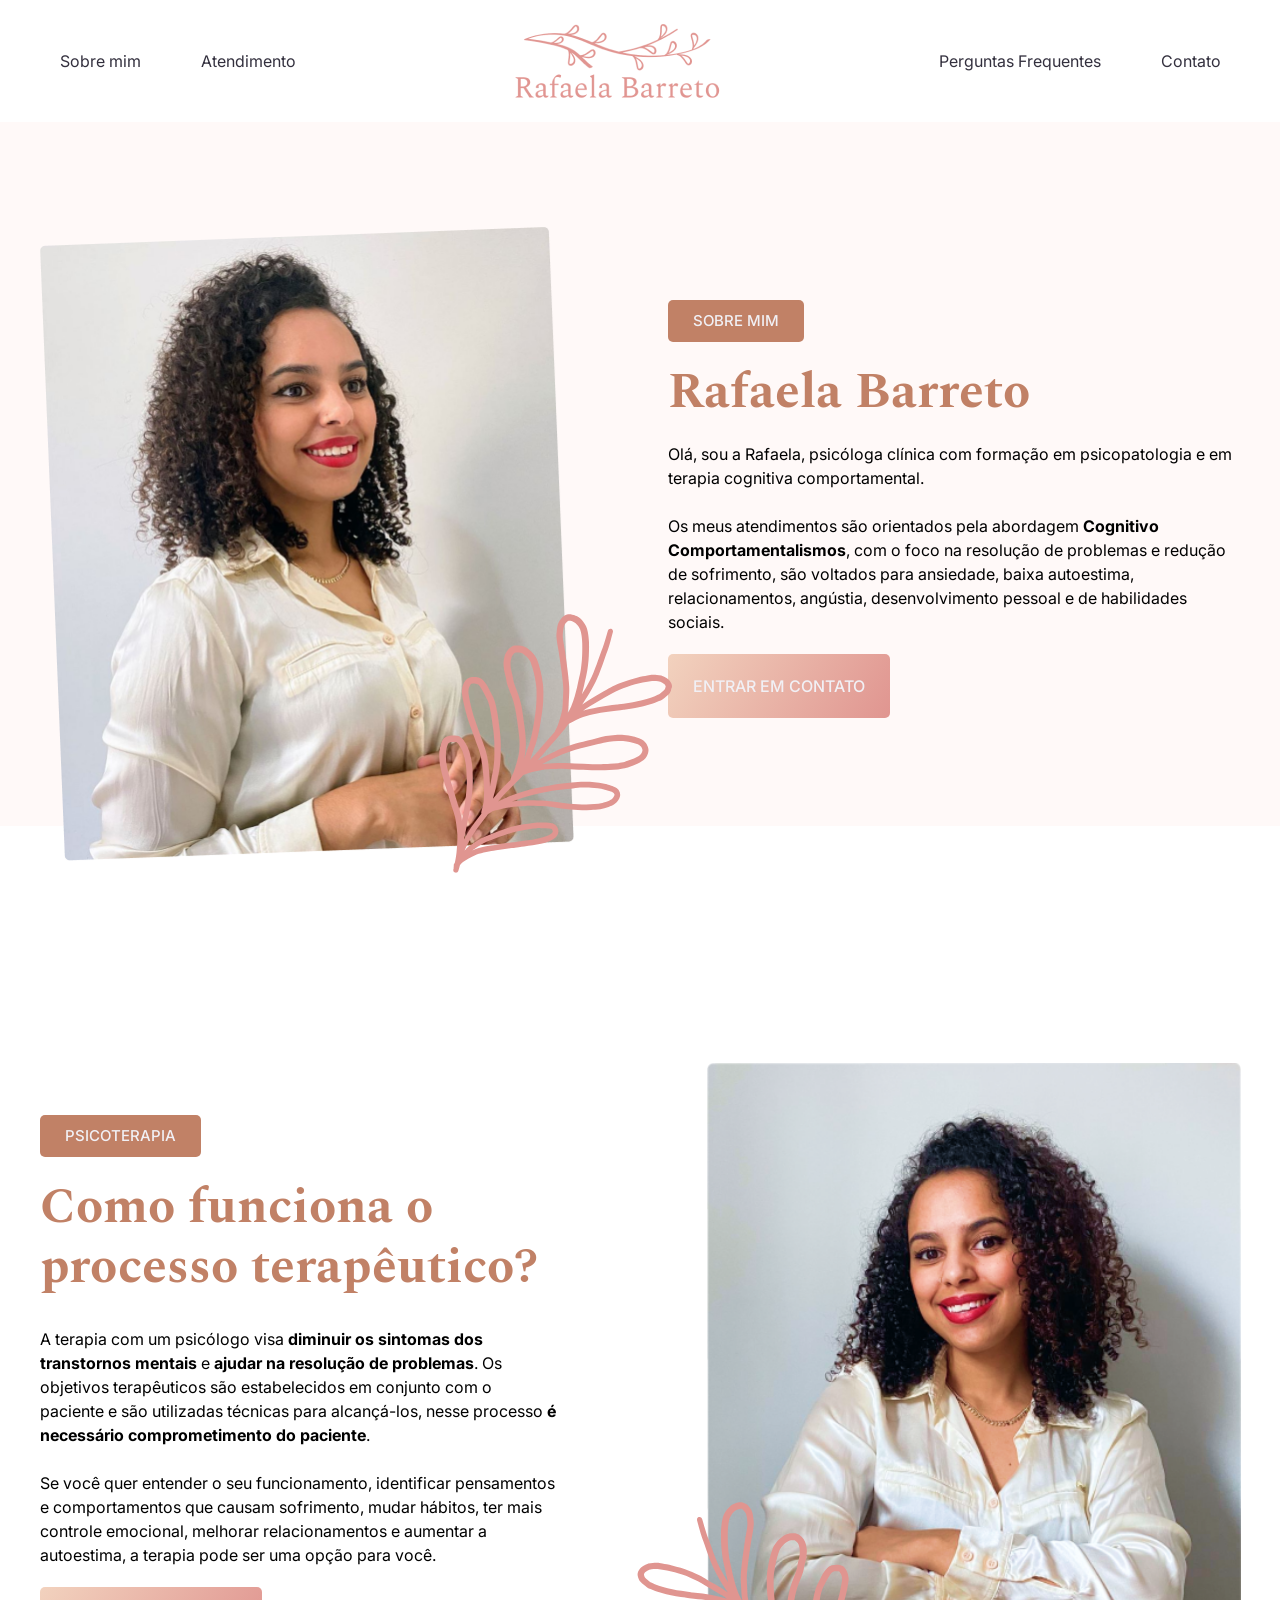
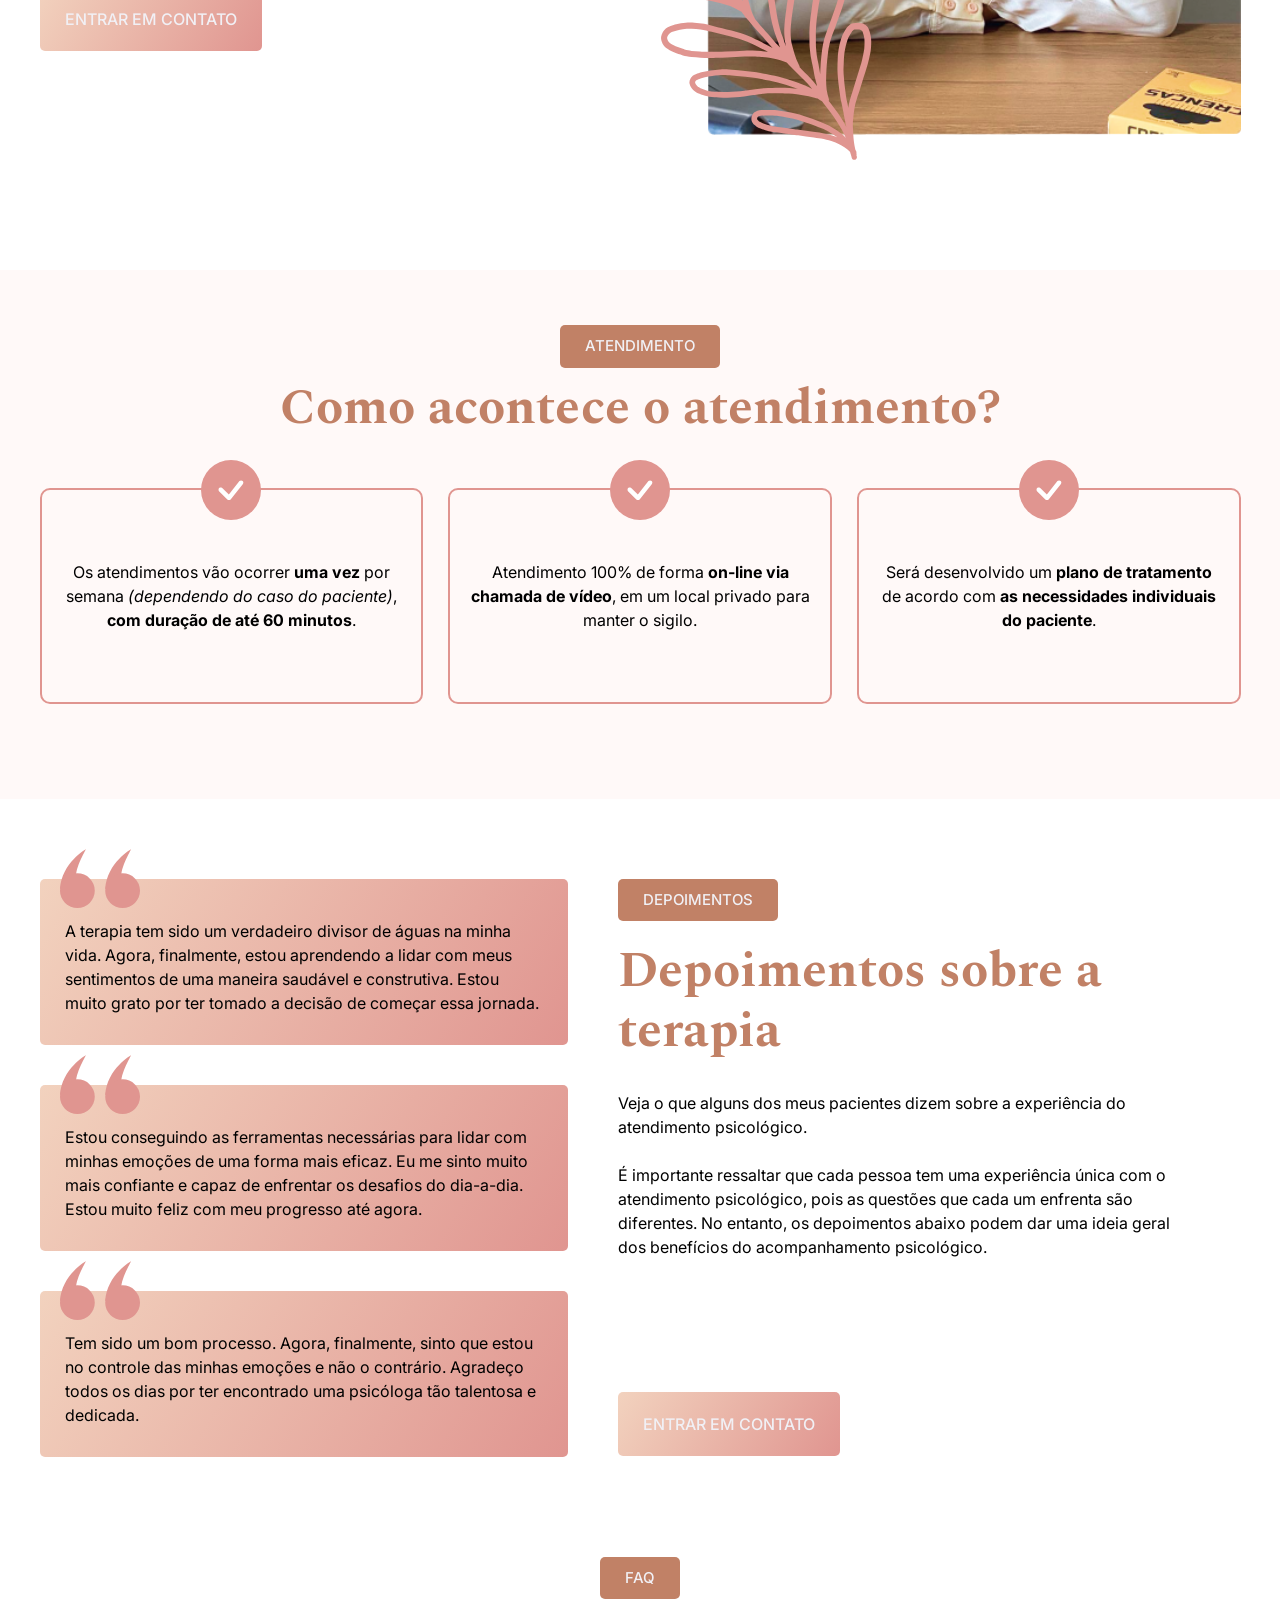
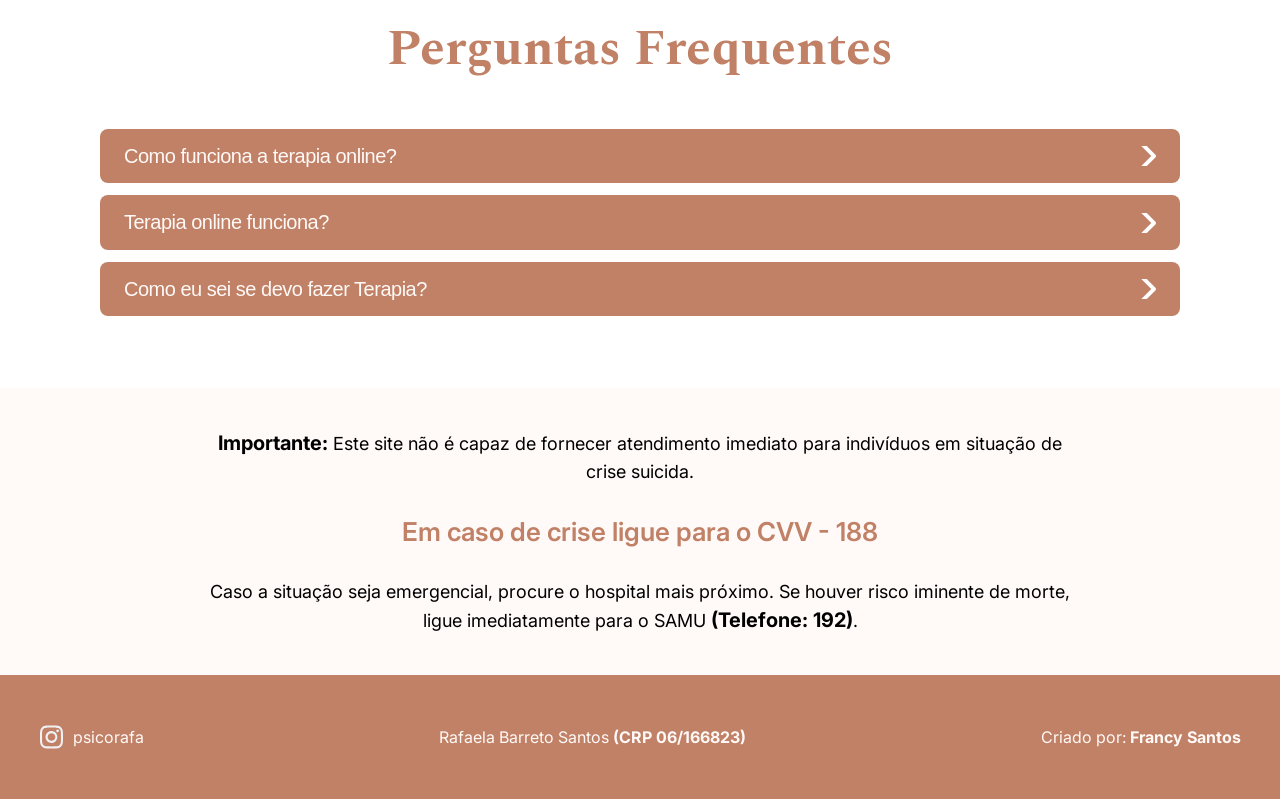
<file: index.html>
<!DOCTYPE html>
<html lang="pt-br">

<head>
  <meta charset="UTF-8">
  <meta http-equiv="X-UA-Compatible" content="IE=edge">
  <meta name="viewport" content="width=device-width, initial-scale=1.0">
  <link rel="icon" type="image/x-icon" href="./favicon.png">

  <!-- GOOGLE FONTS -->
  <link rel="preconnect" href="https://fonts.googleapis.com">
  <link rel="preconnect" href="https://fonts.gstatic.com" crossorigin>
  <link href="https://fonts.googleapis.com/css2?family=Inter:wght@400;500;600;700&family=Spectral:wght@400;500;600&display=swap" rel="stylesheet">

  <link rel="stylesheet" href="./css/main.css">
  <title>Psicóloga Rafaela Barreto</title>
</head>

<body>
  <header>
    <div class="container">
      <ul>
        <li><a href="#">Sobre mim</a></li>
        <li><a href="#">Atendimento</a></li>
      </ul>
      <a href="index.html"><img src="../img/logo-bege.png" alt="Logo"></a>
      <ul>
        <li><a href="#">Perguntas Frequentes</a></li>
        <li><a href="#">Contato</a></li>
      </ul>

      <!-- Menu Mobile -->
      <img class="menu-hamburguer js-menu-hamburguer" src="./img/menu-hamburguer.svg" alt="Menu Hamburguer">

      <ul class="menu-mobile js-menu-mobile">
        <li><a href="#sobre-mim">Sobre mim</a></li>
        <li><a href="#atendimento">Atendimento</a></li>
        <li><a href="#faq">Perguntas Frequentes</a></li>
        <li><a href="https://api.whatsapp.com/send?phone=5511989705000">Contato</a></li>
      </ul>
    </div>
  </header>

  <section id="sobre-mim" class="s-hero">
    <div class="container">

      <div class="image">
        <img class="hero-image" src="./img/hero-image.png" alt="Hero Image">
        <img class="folliage" src="./img/folliage-shape-one.svg" alt="Folliage Shape">
      </div>

      <div class="text">
        <span class="tag">Sobre Mim</span>
        <h1>Rafaela Barreto</h1>
        <p>Olá, sou a Rafaela, psicóloga clínica com formação em psicopatologia e em terapia cognitiva comportamental.<br><br>Os meus atendimentos são orientados pela abordagem <b>Cognitivo Comportamentalismos</b>, com o foco na resolução de problemas e redução de sofrimento, são voltados para ansiedade, baixa autoestima, relacionamentos, angústia, desenvolvimento pessoal e de habilidades sociais.</p>
        <a href="https://api.whatsapp.com/send?phone=5511989705000" target="_blank" class="btn btn-primary">Entrar em Contato</a>
      </div>

    </div>
  </section>

  <section id="terapia" class="s-psicoterapia">
    <div class="container">
      <div class="text">
        <span class="tag">Psicoterapia</span>
        <h2>Como funciona o processo terapêutico?</h2>
        <p>A terapia com um psicólogo visa <b>diminuir os sintomas dos transtornos mentais</b> e <b>ajudar na resolução de problemas</b>. Os objetivos terapêuticos são estabelecidos em conjunto com o paciente e são utilizadas técnicas para alcançá-los, nesse processo <b>é necessário comprometimento do paciente</b>.<br><br>
          Se você quer entender o seu funcionamento, identificar pensamentos e comportamentos que causam sofrimento, mudar hábitos, ter mais controle emocional, melhorar relacionamentos e aumentar a autoestima, a terapia pode ser uma opção para você.</p>
        <a href="https://api.whatsapp.com/send?phone=5511989705000" target="_blank" class="btn btn-primary">Entrar em Contato</a>
      </div>

      <div class="image">
        <img class="hero-image" src="./img/psicoterapia-image.png" alt="Rafaela Barreto Image">
        <img class="folliage" src="./img/folliage-shape-two.svg" alt="Folliage Shape">
      </div>
    </div>
  </section>

  <section id="atendimento" class="s-atendimento">
    <div class="container">
      <span class="tag">Atendimento</span>
      <h2>Como acontece o atendimento?</h2>

      <ul>
        <li>
          <div class="item">
            <img src="./img/check-i.svg" alt="Check Icon">
            <p>Os atendimentos vão ocorrer <b>uma vez</b> por semana <i>(dependendo do caso do paciente)</i>, <b>com duração de até 60 minutos</b>.</p>
          </div>
        </li>
        <li>
          <div class="item">
            <img src="./img/check-i.svg" alt="Check Icon">
            <p>Atendimento 100% de forma <b>on-line via chamada de vídeo</b>, em um local privado para manter o sigilo.</p>
          </div>
        </li>
        <li>
          <div class="item">
            <img src="./img/check-i.svg" alt="Check Icon">
            <p>Será desenvolvido um <b>plano de tratamento</b> de acordo com <b>as necessidades individuais do paciente</b>.</p>
          </div>
        </li>
      </ul>
    </div>
  </section>

  <section id="depoimentos" class="s-testmonials">
    <div class="container">
      <ul class="testmonials-list">
        <li>
          <div class="item">
            <img class="aspas" src="./img/aspas-i.svg" alt="Aspas Icon">
            <p>A terapia tem sido um verdadeiro divisor de águas na minha vida. Agora, finalmente, estou aprendendo a lidar com meus sentimentos de uma maneira saudável e construtiva. Estou muito grato por ter tomado a decisão de começar essa jornada.</p>
          </div>
        </li>
        <li>
          <div class="item">
            <img class="aspas" src="./img/aspas-i.svg" alt="Aspas Icon">
            <p>Estou conseguindo as ferramentas necessárias para lidar com minhas emoções de uma forma mais eficaz. Eu me sinto muito mais confiante e capaz de enfrentar os desafios do dia-a-dia. Estou muito feliz com meu progresso até agora.</p>
          </div>
        </li>
        <li>
          <div class="item">
            <img class="aspas" src="./img/aspas-i.svg" alt="Aspas Icon">
            <p>Tem sido um bom processo. Agora, finalmente, sinto que estou no controle das minhas emoções e não o contrário. Agradeço todos os dias por ter encontrado uma psicóloga tão talentosa e dedicada.</p>
          </div>
        </li>
      </ul>

      <div class="text">
        <span class="tag">Depoimentos</span>
        <h2>Depoimentos sobre a terapia</h2>
        <p>Veja o que alguns dos meus pacientes dizem sobre a experiência do atendimento psicológico.<br><br>

          É importante ressaltar que cada pessoa tem uma experiência única com o atendimento psicológico, pois as questões que cada um enfrenta são diferentes. No entanto, os depoimentos abaixo podem dar uma ideia geral dos benefícios do acompanhamento psicológico.</p>
        <a href="https://api.whatsapp.com/send?phone=5511989705000" target="_blank" class="btn btn-primary">Entrar em Contato</a>
      </div>
    </div>
  </section>

  <section id="faq" class="s-faq">
    <div class="container">
      <span class="tag">FAQ</span>
      <h2>Perguntas Frequentes</h2>
      <dl class="faqs-list">

        <dt class="faq-question">
          <button type="button" aria-expanded="false" aria-controls="faq1-desc">Como funciona a terapia online?</button>
          <i aria-hidden="true"><img src="./img/arrow-right.svg" alt="Arrow Right"></i>
        </dt>
        <dd class="faq-answer" id="faq1-desc">
          <div class="faq-answer__content">
            <p>A sessão é realizada por meio de uma chamada de vídeo, em um horário e dia previamente combinados. É importante que você esteja em um ambiente privado e silencioso, e que use fones de ouvido para manter a confidencialidade do que é discutido durante a sessão.</p>
          </div>
        </dd>

        <dt class="faq-question">
          <button type="button" aria-expanded="false" aria-controls="faq1-desc">Terapia online funciona?</button>
          <i aria-hidden="true"><img src="./img/arrow-right.svg" alt="Arrow Right"></i>
        </dt>
        <dd class="faq-answer" id="faq1-desc">
          <div class="faq-answer__content">
            <p>Sim, o acompanhamento online é tão eficaz quanto o acompanhamento presencial e tem a vantagem de ser mais acessível financeiramente e não requerer deslocamentos.</p>
          </div>
        </dd>

        <dt class="faq-question">
          <button type="button" aria-expanded="false" aria-controls="faq1-desc">Como eu sei se devo fazer Terapia?</button>
          <i aria-hidden="true"><img src="./img/arrow-right.svg" alt="Arrow Right"></i>
        </dt>
        <dd class="faq-answer" id="faq1-desc">
          <div class="faq-answer__content">
            <p>Se você estiver experimentando emoções ou comportamentos que estejam afetando negativamente suas atividades cotidianas, impedindo-o de ter um bom convívio social, de realizar seu trabalho de maneira satisfatória, de executar tarefas com tranquilidade ou de se sentir seguro em seu relacionamento amoroso, é importante procurar ajuda. Esses problemas podem estar interferindo na sua qualidade de vida e bem-estar emocional. Buscar ajuda profissional pode ser a chave para encontrar soluções e superar esses obstáculos.</p>
          </div>
        </dd>

      </dl>

    </div>
  </section>

  <section class="s-message">
    <div class="container">
      <p><b>Importante:</b> Este site não é capaz de fornecer atendimento imediato para indivíduos em situação de crise suicida.<br><br>

        <span>Em caso de crise ligue para o CVV - 188</span><br><br>

        Caso a situação seja emergencial, procure o hospital mais próximo. Se houver risco iminente de morte, ligue imediatamente para o SAMU <b>(Telefone: 192)</b>.
      </p>
    </div>
  </section>

  <footer>
    <div class="container">

      <a class="instagram" href="https://www.instagram.com/psicorafa/" target="_blank">
        <img src="./img/instagram-i.svg" alt="Instagram Icon">
        <p>psicorafa</p>
      </a>

      <p>Rafaela Barreto Santos <b>(​​​CRP 06/166823)</b></p>
      <p>Criado por: <b><a target="_blank" href="https://fsantos.vercel.app/">Francy Santos</a></b></p>
    </div>
  </footer>

  <script src="js/faq.js"></script>
  <script src="js/menu-mobile.js"></script>
</body>

</html>
</file>
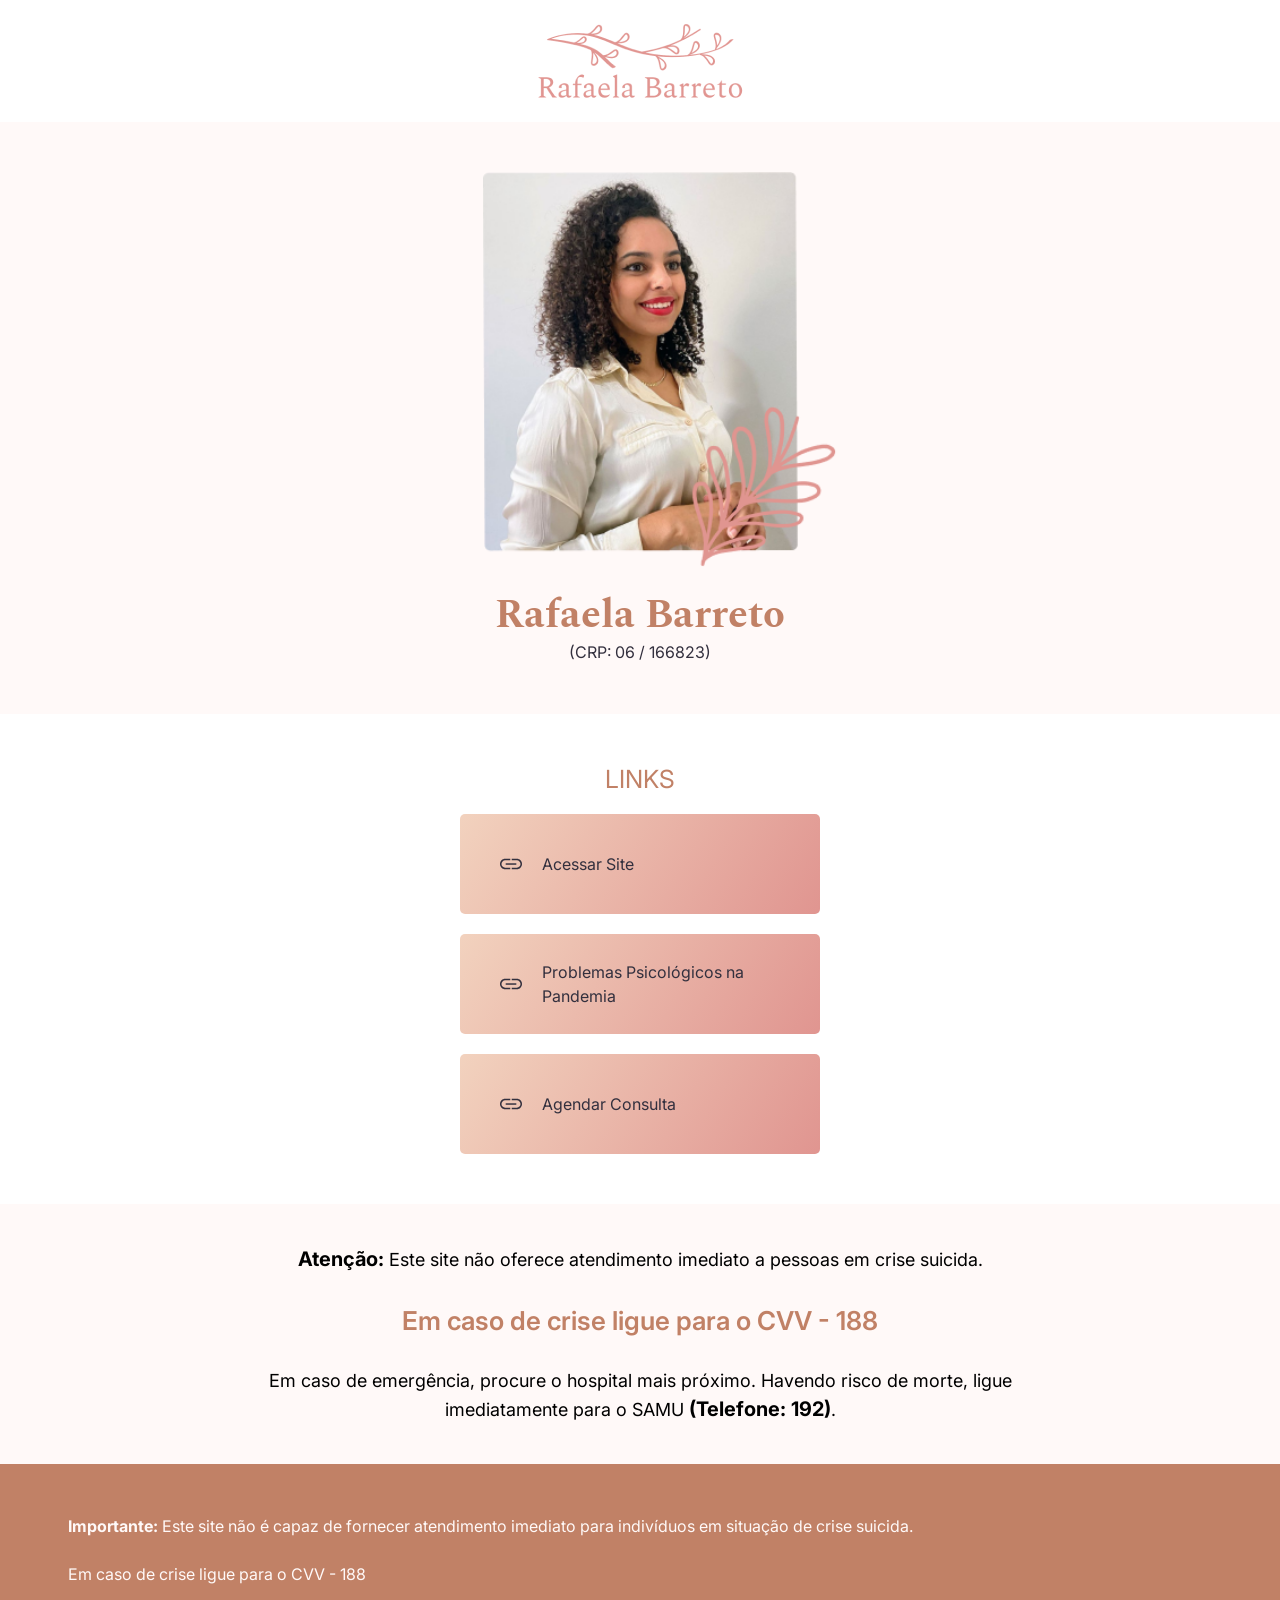
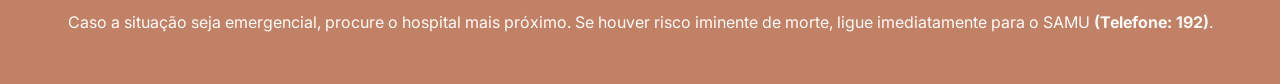
<file: bio.html>
<!DOCTYPE html>
<html lang="pt-br">

<head>
  <meta charset="UTF-8">
  <meta http-equiv="X-UA-Compatible" content="IE=edge">
  <meta name="viewport" content="width=device-width, initial-scale=1.0">
  <link rel="icon" type="image/x-icon" href="../favicon.png">

  <!-- Primary Meta Tags -->
  <meta name="title" content="Psicóloga Rafaela Barreto">
  <meta name="description" content="Atendimentos voltados para ansiedade, baixa autoestima, relacionamentos, angústia, desenvolvimento pessoal e de habilidades sociais.">

  <!-- Open Graph / Facebook -->
  <meta property="og:type" content="website">
  <meta property="og:url" content="https://psicorafa.vercel.app/">
  <meta property="og:title" content="Psicóloga Rafaela Barreto">
  <meta property="og:description" content="Atendimentos voltados para ansiedade, baixa autoestima, relacionamentos, angústia, desenvolvimento pessoal e de habilidades sociais.">
  <meta property="og:image" content="">

  <!-- Twitter -->
  <meta property="twitter:card" content="summary_large_image">
  <meta property="twitter:url" content="https://psicorafa.vercel.app/">
  <meta property="twitter:title" content="Psicóloga Rafaela Barreto">
  <meta property="twitter:description" content="Atendimentos voltados para ansiedade, baixa autoestima, relacionamentos, angústia, desenvolvimento pessoal e de habilidades sociais.">
  <meta property="twitter:image" content="">

  <!-- GOOGLE FONTS -->
  <link rel="preconnect" href="https://fonts.googleapis.com">
  <link rel="preconnect" href="https://fonts.gstatic.com" crossorigin>
  <link href="https://fonts.googleapis.com/css2?family=Inter:wght@400;500;600;700&family=Spectral:wght@400;500;600&display=swap" rel="stylesheet">

  <link rel="stylesheet" href="../css/main.css">
  <title>Psicóloga Rafaela Barreto</title>
</head>

<body>
  <header class="header-bio">
    <div class="container-bio">
      <a href="index.html"><img src="../img/logo-bege.png" alt="Logo"></a>
    </div>
  </header>

  <section class="s-hero-bio">
    <div class="container-bio">
      <img src="../img/bio-images/hero-image.png" alt="hero Image Bio Page">
      <h1 class="h1-bio">Rafaela Barreto</h1>
      <span>(​​​CRP: 06 / 166823)</span>
    </div>
  </section>

  <section class="links-bio">
    <div class="container-bio">
      <h2 class="h2-bio">Links</h2>
      <ul>
        <!-- LINK1 -->
        <li>
          <img src="../img/bio-images/link-i.svg" alt="Link Icon">
          <a href="../index.html">Acessar Site</a>
        </li>
        <!-- LINK2 -->
        <li>
          <img src="../img/bio-images/link-i.svg" alt="Link Icon">
          <a href="https://open.spotify.com/episode/5rDZ46xWpu9pzsDLYrxLcx?go=1&sp_cid=45b82d34111c2139756f504d29844aac&utm_source=embed_player_p&utm_medium=desktop&nd=1">Problemas Psicológicos na Pandemia</a>
        </li>
        <!-- LINK3 -->
        <li>
          <img src="../img/bio-images/link-i.svg" alt="Link Icon">
          <a href="https://api.whatsapp.com/send?phone=5511989705000">Agendar Consulta</a>
        </li>
      </ul>
    </div>
  </section>

  <section class="s-message">
    <div class="container">
      <p><b>Atenção:</b> Este site não oferece atendimento imediato a pessoas em crise suicida.<br><br>

        <span>Em caso de crise ligue para o CVV - 188</span><br><br>

        Em caso de emergência, procure o hospital mais próximo. Havendo risco de morte, ligue imediatamente para o SAMU <b>(Telefone: 192)</b>.
      </p>
    </div>
  </section>

  <footer class="footer-bio">
    <div class="container">
      <p><b>Importante:</b> Este site não é capaz de fornecer atendimento imediato para indivíduos em situação de crise suicida.<br><br>

        <span>Em caso de crise ligue para o CVV - 188</span><br><br>

        Caso a situação seja emergencial, procure o hospital mais próximo. Se houver risco iminente de morte, ligue imediatamente para o SAMU <b>(Telefone: 192)</b>.
      </p>
    </div>
  </footer>

</body>

</html>
</file>
<file: css/main.css>
*,
*::after,
*::before {
  padding: 0;
  margin: 0;
  box-sizing: border-box;
  outline: none;
  border: none;
  text-decoration: none;
  list-style: none;
  font-family: "Inter", sans-serif;
  font-size: 1.6rem;
  line-height: 150%; }

html {
  font-size: 62.5%;
  scroll-behavior: smooth; }

img {
  display: block;
  max-width: 100%; }

html,
body {
  overflow-x: hidden; }

button {
  cursor: pointer; }

h1,
h2 {
  font-family: "Spectral";
  font-style: normal;
  font-weight: 700;
  font-size: 5rem;
  line-height: 120%;
  color: #c18166; }
  @media screen and (max-width: 450px) {
    h1,
    h2 {
      font-size: 4rem; } }

h2 {
  margin-bottom: 1rem; }

.container {
  width: 100%;
  max-width: calc(121.6rem + 1.5rem);
  padding: 0 1.5rem;
  margin: 0 auto; }

.container-bio {
  width: 100%;
  max-width: calc(37.5rem + 1.5rem);
  padding: 0 1.5rem;
  margin: 0 auto; }

.tag {
  padding: 1rem 2.5rem;
  background-color: #c18166;
  display: inline-block;
  text-transform: uppercase;
  color: #f1f0f5;
  font-weight: 500;
  border-radius: 0.5rem;
  font-size: 1.5rem; }

.btn {
  display: flex;
  flex-direction: row;
  align-items: flex-start;
  padding: 2rem 2.5rem;
  gap: 10px;
  text-transform: uppercase;
  font-weight: 500;
  display: inline-block;
  border-radius: 0.5rem; }

.btn-primary {
  background: linear-gradient(121.65deg, #f2d3bf 0%, #f2d2be 0.01%, #e09590 100%);
  color: #f1f0f5;
  transition: all 0.2s ease-in; }
  .btn-primary:hover {
    transform: scale(1.05);
    background: linear-gradient(301.65deg, #f2d3bf 0%, #f2d2be 0.01%, #e09590 100%); }

header {
  padding: 2.4rem 0; }
  header .container {
    display: flex;
    flex-direction: row;
    justify-content: space-between;
    align-items: center; }
  header ul {
    display: flex;
    flex-direction: row;
    justify-content: space-between;
    align-items: center;
    gap: 2rem;
    text-align: center; }
    header ul li a {
      display: inline-block;
      color: #33303e;
      padding: 2rem;
      transition: all 0.3s ease-in;
      border-radius: 0.5rem; }
      header ul li a:hover {
        background-color: #fff9f8; }
  header .menu-hamburguer {
    display: none;
    cursor: pointer; }
  header .menu-mobile {
    display: none; }
  header .menu-shown {
    display: block; }
  @media screen and (max-width: 900px) {
    header .container {
      display: flex;
      flex-direction: column;
      justify-content: space-between;
      align-items: center;
      gap: 3.3rem; }
    header ul {
      display: none; }
    header .menu-hamburguer {
      display: block; } }

header.header-bio .container-bio {
  display: flex;
  flex-direction: row;
  justify-content: center;
  align-items: center; }

.s-hero {
  padding-top: 7rem;
  background-color: #fff9f8;
  margin-bottom: 7rem; }
  .s-hero .container {
    display: flex;
    flex-direction: row;
    justify-content: space-between;
    align-items: center;
    gap: 5rem; }
  .s-hero .image {
    width: 100%;
    max-width: 53.4rem;
    height: 63.4rem;
    position: relative; }
    .s-hero .image .hero-image,
    .s-hero .image .folliage {
      position: absolute; }
    .s-hero .image .hero-image {
      width: 100%;
      max-width: 53.4rem;
      bottom: -3.5rem; }
    .s-hero .image .folliage {
      bottom: -9rem;
      right: -11rem; }
  .s-hero .text {
    display: flex;
    flex-direction: column;
    justify-content: space-between;
    align-items: start;
    gap: 2rem; }
    .s-hero .text p {
      width: 100%;
      max-width: 57.3rem; }
  @media screen and (max-width: 980px) {
    .s-hero {
      text-align: center;
      padding-bottom: 5rem; }
      .s-hero .container {
        display: flex;
        flex-direction: column-reverse;
        justify-content: center;
        align-items: center; }
      .s-hero .text {
        display: flex;
        flex-direction: column;
        justify-content: center;
        align-items: center; } }
  @media screen and (max-width: 600px) {
    .s-hero .image {
      height: 56rem; } }
  @media screen and (max-width: 530px) {
    .s-hero .image {
      height: 57rem; } }
  @media screen and (max-width: 480px) {
    .s-hero .image {
      height: 45rem; } }
  @media screen and (max-width: 400px) {
    .s-hero .image {
      height: 37rem; } }

.s-psicoterapia {
  padding: 17rem 0; }
  .s-psicoterapia .container {
    display: flex;
    flex-direction: row;
    justify-content: space-between;
    align-items: center;
    gap: 15rem; }
  .s-psicoterapia .image {
    width: 100%;
    max-width: 53.4rem;
    height: 63.4rem;
    position: relative; }
    .s-psicoterapia .image .hero-image,
    .s-psicoterapia .image .folliage {
      position: absolute; }
    .s-psicoterapia .image .hero-image {
      width: 100%;
      max-width: 53.4rem;
      bottom: -3.5rem; }
    .s-psicoterapia .image .folliage {
      bottom: -6rem;
      left: -7rem; }
  .s-psicoterapia .text {
    display: flex;
    flex-direction: column;
    justify-content: space-between;
    align-items: start;
    gap: 2rem; }
    .s-psicoterapia .text p {
      width: 100%;
      max-width: 57.3rem; }
  @media screen and (max-width: 980px) {
    .s-psicoterapia {
      text-align: center;
      padding-bottom: 5rem; }
      .s-psicoterapia .container {
        display: flex;
        flex-direction: column;
        justify-content: center;
        align-items: center; }
      .s-psicoterapia .image {
        height: 50rem; }
      .s-psicoterapia .text {
        display: flex;
        flex-direction: column;
        justify-content: center;
        align-items: center; } }
  @media screen and (max-width: 500px) {
    .s-psicoterapia {
      padding: 5rem 0; }
      .s-psicoterapia .image {
        height: 42rem; } }
  @media screen and (max-width: 450px) {
    .s-psicoterapia {
      padding: 0rem 0; }
      .s-psicoterapia .image {
        height: 35rem; } }

.s-atendimento {
  background-color: #fff9f8;
  padding: 5.5rem 0;
  margin-bottom: 8rem; }
  .s-atendimento .container {
    display: flex;
    flex-direction: column;
    justify-content: space-between;
    align-items: center; }
  .s-atendimento h2,
  .s-atendimento span {
    margin-bottom: 1rem; }
  .s-atendimento ul {
    display: flex;
    flex-direction: row;
    justify-content: space-between;
    align-items: center;
    gap: 2.5rem; }
    .s-atendimento ul li .item {
      width: 100%;
      max-width: 39rem;
      padding: 7rem 2rem;
      border: 2px solid #e09590;
      border-radius: 1rem;
      position: relative;
      margin: 4rem 0;
      text-align: center; }
      .s-atendimento ul li .item img {
        position: absolute;
        top: -3rem;
        left: 50%;
        transform: translateX(-50%); }
  @media screen and (max-width: 980px) {
    .s-atendimento .container {
      text-align: center; }
    .s-atendimento ul {
      display: flex;
      flex-direction: column;
      justify-content: space-between;
      align-items: center; }
      .s-atendimento ul li .item {
        max-width: 45rem; } }

.s-testmonials {
  margin-bottom: 10rem; }
  .s-testmonials .container {
    display: flex;
    flex-direction: row;
    justify-content: space-between;
    align-items: start;
    gap: 5rem; }
  .s-testmonials .testmonials-list {
    display: flex;
    flex-direction: column;
    justify-content: space-between;
    align-items: center;
    gap: 4rem; }
    .s-testmonials .testmonials-list li .item {
      width: 100%;
      max-width: 56rem;
      background: linear-gradient(121.65deg, #f2d3bf 0%, #f2d2be 0.01%, #e09590 100%);
      border-radius: 0.5rem;
      position: relative; }
      .s-testmonials .testmonials-list li .item .aspas {
        position: absolute;
        width: 100%;
        max-width: 8rem;
        top: -3rem;
        left: 2rem; }
      .s-testmonials .testmonials-list li .item p {
        padding: 4rem 2.5rem;
        height: 16.6rem; }
  .s-testmonials .text {
    display: flex;
    flex-direction: column;
    justify-content: space-between;
    align-items: start;
    gap: 2rem; }
    .s-testmonials .text p {
      width: 100%;
      max-width: 57.3rem;
      margin-bottom: 11.3rem; }
  @media screen and (max-width: 980px) {
    .s-testmonials {
      text-align: center; }
      .s-testmonials .container {
        display: flex;
        flex-direction: column-reverse;
        justify-content: space-between;
        align-items: center; }
      .s-testmonials .testmonials-list li .item p {
        height: initial; }
      .s-testmonials .text {
        display: flex;
        flex-direction: column;
        justify-content: center;
        align-items: center;
        gap: 2rem; }
        .s-testmonials .text p {
          text-align: center;
          margin-bottom: 5rem; }
        .s-testmonials .text .btn.btn-primary {
          display: none; } }

.s-faq {
  margin-bottom: 2rem; }
  .s-faq .container {
    display: flex;
    flex-direction: column;
    justify-content: space-between;
    align-items: center; }
  .s-faq span {
    margin-bottom: 2rem; }
  .s-faq .faqs-list {
    width: 100%;
    max-width: 108rem;
    margin: 4rem;
    margin-inline: auto; }
    .s-faq .faqs-list button {
      font-family: "Inter", sans-serif;
      font-style: normal;
      font-weight: 500;
      font-size: 2rem;
      line-height: 112%;
      letter-spacing: -0.5px;
      color: #fff9f8; }
    .s-faq .faqs-list .faq-question {
      padding: 16px 24px;
      margin-bottom: 1.2rem;
      border-radius: 8px;
      background: #c18166;
      transition: all 1s;
      box-shadow: #33303e;
      transition: box-shadow 0.5s;
      display: flex;
      justify-content: space-between;
      align-items: center;
      gap: 8px;
      cursor: pointer;
      position: relative;
      z-index: 10; }
    .s-faq .faqs-list .faq-question:hover {
      box-shadow: #33303e; }
    .s-faq .faqs-list .faq-question.active {
      margin-bottom: 0;
      border-radius: 8px 8px 0 0; }
    .s-faq .faqs-list .faq-question.active i {
      transform: rotate(-90deg); }
    .s-faq .faqs-list .faq-question.active + .faq-answer {
      display: block; }
    .s-faq .faqs-list .faq-question i {
      transition: 0.5s; }
    .s-faq .faqs-list .faq-question button {
      font-family: "Poppins", sans-serif;
      text-align: start;
      background: unset;
      border: none; }
    .s-faq .faqs-list .faq-answer {
      margin-bottom: 3.2rem;
      padding: 2rem 0;
      font-family: "Poppins", sans-serif;
      border-radius: 0 0 8px 8px;
      background: #f2d3bf;
      box-shadow: #33303e;
      position: relative;
      z-index: 20;
      display: none; }
    .s-faq .faqs-list .faq-answer__content {
      padding: 2rem 3rem;
      padding-top: 0;
      margin: 0; }
      .s-faq .faqs-list .faq-answer__content p {
        font-family: "Inter";
        font-style: normal;
        font-weight: 300;
        font-size: 1.7rem;
        line-height: 112%;
        color: #33303e; }
      .s-faq .faqs-list .faq-answer__content .faq-answer__content * {
        margin-top: 0; }
  @media screen and (max-width: 980px) {
    .s-faq {
      text-align: center; }
      .s-faq .container {
        display: flex;
        flex-direction: column;
        justify-content: center;
        align-items: center; } }

.s-message {
  background-color: #fff9f8;
  padding: 4rem 0; }
  .s-message .container {
    display: flex;
    flex-direction: column;
    justify-content: space-between;
    align-items: center;
    text-align: center; }
  .s-message p {
    font-size: 1.8rem;
    width: 100%;
    max-width: 86.4rem; }
    .s-message p span {
      font-size: 2.6rem;
      font-weight: 600;
      color: #c18166; }
    .s-message p b {
      font-size: 2rem; }

footer {
  background-color: #c18166;
  padding: 5rem 0; }
  footer .container {
    display: flex;
    flex-direction: row;
    justify-content: space-between;
    align-items: center;
    color: #fff9f8; }
    footer .container a {
      color: #fff9f8; }
  footer .instagram {
    display: flex;
    flex-direction: row;
    justify-content: space-between;
    align-items: center;
    gap: 1rem; }
  @media screen and (max-width: 980px) {
    footer .container {
      display: flex;
      flex-direction: column;
      justify-content: center;
      align-items: center;
      gap: 4rem; } }

.s-hero-bio {
  background-color: #fff9f8;
  padding: 5rem 0;
  text-align: center; }
  .s-hero-bio .h1-bio {
    font-size: 4rem; }
  .s-hero-bio img {
    width: 100%;
    margin-left: 2.3rem; }
  .s-hero-bio span {
    color: #33303e; }

.links-bio {
  padding: 5rem 0; }
  .links-bio .h2-bio {
    font-family: "Inter", sans-serif;
    font-size: 2.5rem;
    font-weight: 400;
    text-align: center;
    text-transform: uppercase;
    margin-bottom: 2rem; }
  .links-bio ul {
    display: flex;
    flex-direction: column;
    justify-content: space-between;
    align-items: center;
    gap: 2rem; }
    .links-bio ul li {
      display: flex;
      flex-direction: row;
      justify-content: start;
      align-items: center;
      gap: 2rem;
      width: 100%;
      background: linear-gradient(121.65deg, #f2d3bf 0%, #f2d2be 0.01%, #e09590 100%);
      padding: 2rem 4rem;
      border-radius: 0.5rem;
      height: 10rem; }
      .links-bio ul li a {
        color: #33303e; }

footer.footer-bio {
  background-color: #c18166;
  padding: 5rem 0; }
  footer.footer-bio .container {
    display: flex;
    flex-direction: column;
    justify-content: space-between;
    align-items: center;
    gap: 3rem;
    color: #fff9f8; }
    footer.footer-bio .container a {
      color: #fff9f8; }
  footer.footer-bio .instagram {
    display: flex;
    flex-direction: row;
    justify-content: space-between;
    align-items: center;
    gap: 1rem; }
</file>
